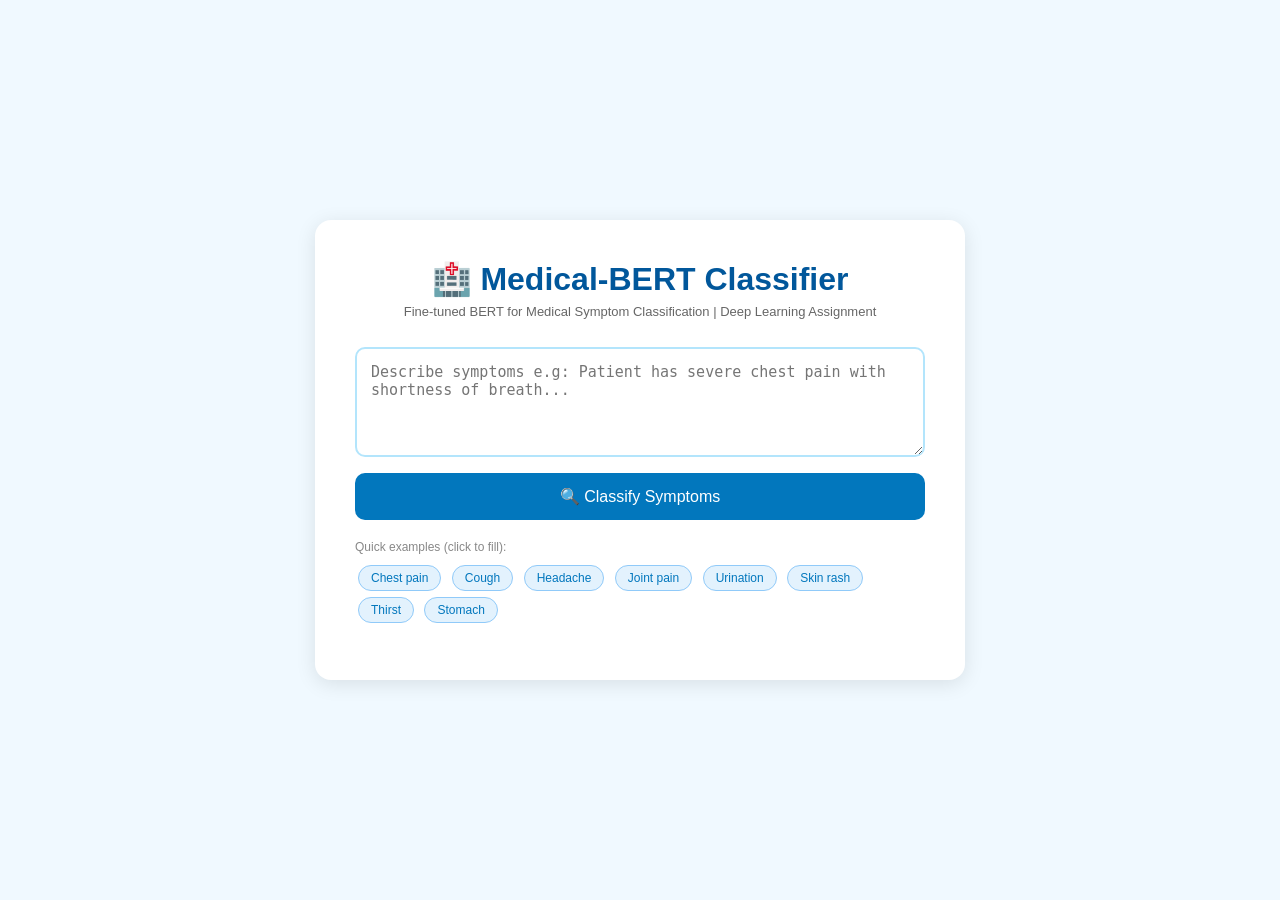
<file: medical-bert/templates/index.html>
<!DOCTYPE html>
<html lang="en">
<head>
    <meta charset="UTF-8">
    <title>Medical BERT Classifier</title>
    <style>
        * { box-sizing: border-box; margin: 0; padding: 0; }
        body { font-family: Arial, sans-serif; background: #f0f9ff; min-height: 100vh; display: flex; align-items: center; justify-content: center; }
        .container { background: white; padding: 40px; border-radius: 16px; box-shadow: 0 4px 20px rgba(0,0,0,0.1); width: 650px; }
        h1 { color: #01579b; text-align: center; margin-bottom: 6px; }
        p.sub { text-align: center; color: #666; margin-bottom: 28px; font-size: 13px; }
        textarea { width: 100%; height: 110px; padding: 14px; border: 2px solid #b3e5fc; border-radius: 10px; font-size: 15px; resize: vertical; outline: none; }
        textarea:focus { border-color: #0288d1; }
        button { width: 100%; padding: 14px; background: #0277bd; color: white; border: none; border-radius: 10px; font-size: 16px; cursor: pointer; margin-top: 12px; }
        button:hover { background: #01579b; }
        #status { text-align: center; font-weight: bold; margin-top: 14px; color: #388e3c; }
        #result-box { margin-top: 20px; display: none; }
        .top-result { background: #e1f5fe; border-left: 5px solid #0288d1; padding: 16px 20px; border-radius: 10px; margin-bottom: 16px; }
        .top-label { font-size: 24px; font-weight: bold; color: #01579b; text-transform: capitalize; }
        .top-conf { font-size: 14px; color: #555; margin-top: 4px; }
        .bar-container { margin-top: 16px; }
        .bar-label { font-size: 13px; color: #333; margin-bottom: 4px; text-transform: capitalize; display: flex; justify-content: space-between; }
        .bar-bg { background: #e0e0e0; border-radius: 6px; height: 14px; margin-bottom: 10px; }
        .bar-fill { height: 14px; border-radius: 6px; background: linear-gradient(90deg, #0288d1, #26c6da); transition: width 0.6s ease; }
        .examples { margin-top: 20px; }
        .examples p { font-size: 12px; color: #888; margin-bottom: 8px; }
        .chip { display: inline-block; background: #e3f2fd; color: #0277bd; border-radius: 20px; padding: 5px 12px; font-size: 12px; margin: 3px; cursor: pointer; border: 1px solid #90caf9; }
        .chip:hover { background: #bbdefb; }
    </style>
</head>
<body>
<div class="container">
    <h1>🏥 Medical-BERT Classifier</h1>
    <p class="sub">Fine-tuned BERT for Medical Symptom Classification | Deep Learning Assignment</p>

    <textarea id="symptomText" placeholder="Describe symptoms e.g: Patient has severe chest pain with shortness of breath..."></textarea>
    <button onclick="classify()">🔍 Classify Symptoms</button>

    <div class="examples">
        <p>Quick examples (click to fill):</p>
        <span class="chip" onclick="fill('Severe chest pain radiating to left arm')">Chest pain</span>
        <span class="chip" onclick="fill('Persistent cough with difficulty breathing')">Cough</span>
        <span class="chip" onclick="fill('Severe headache with nausea and light sensitivity')">Headache</span>
        <span class="chip" onclick="fill('Joint pain and morning stiffness in knees')">Joint pain</span>
        <span class="chip" onclick="fill('Frequent urination with burning sensation')">Urination</span>
        <span class="chip" onclick="fill('Skin rash with redness and itching')">Skin rash</span>
        <span class="chip" onclick="fill('Excessive thirst and sudden weight loss')">Thirst</span>
        <span class="chip" onclick="fill('Nausea vomiting and abdominal pain')">Stomach</span>
    </div>

    <div id="status"></div>

    <div id="result-box">
        <div class="top-result">
            <div class="top-label" id="top-label"></div>
            <div class="top-conf" id="top-conf"></div>
        </div>
        <div class="bar-container" id="bars"></div>
    </div>
</div>

<script>
    function fill(text) {
        document.getElementById('symptomText').value = text;
    }

    async function classify() {
        const text = document.getElementById('symptomText').value.trim();
        if (!text) { alert('Enter symptoms first!'); return; }

        document.getElementById('status').textContent = '⚙️ Analyzing...';
        document.getElementById('result-box').style.display = 'none';

        const res  = await fetch('/predict', {
            method: 'POST',
            headers: { 'Content-Type': 'application/json' },
            body: JSON.stringify({ text })
        });
        const data = await res.json();

        if (data.status === 'success') {
            document.getElementById('status').textContent = '✅ Done!';
            document.getElementById('top-label').textContent = '🏷 ' + data.label;
            document.getElementById('top-conf').textContent  = `Confidence: ${data.confidence}%`;

            // Draw bars
            const barsDiv = document.getElementById('bars');
            barsDiv.innerHTML = '<p style="font-size:13px;font-weight:bold;margin-bottom:10px;">All Category Scores:</p>';
            data.all_scores.forEach(s => {
                barsDiv.innerHTML += `
                    <div class="bar-label">
                        <span>${s.label}</span><span>${s.score}%</span>
                    </div>
                    <div class="bar-bg">
                        <div class="bar-fill" style="width:${s.score}%"></div>
                    </div>`;
            });

            document.getElementById('result-box').style.display = 'block';
        } else {
            document.getElementById('status').textContent = '❌ ' + data.error;
        }
    }
</script>
</body>
</html>
</file>
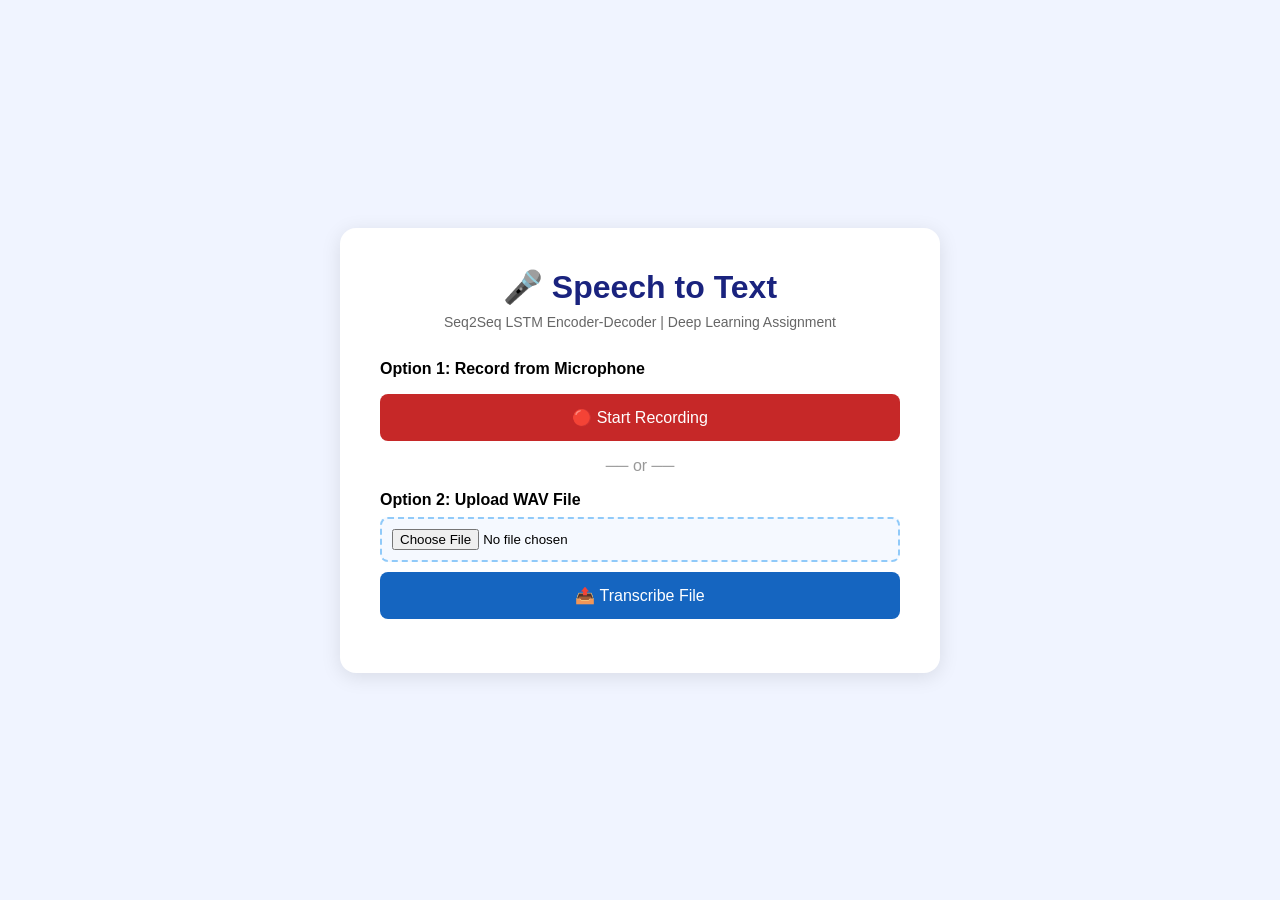
<file: seq2seq-speech/templates/index.html>
<!DOCTYPE html>
<html lang="en">
<head>
    <meta charset="UTF-8">
    <title>Speech to Text - Seq2Seq LSTM</title>
    <style>
        * { box-sizing: border-box; margin: 0; padding: 0; }
        body { font-family: Arial, sans-serif; background: #f0f4ff; min-height: 100vh; display: flex; align-items: center; justify-content: center; }
        .container { background: white; padding: 40px; border-radius: 16px; box-shadow: 0 4px 20px rgba(0,0,0,0.1); width: 600px; }
        h1 { color: #1a237e; text-align: center; margin-bottom: 8px; }
        p.sub { text-align: center; color: #666; margin-bottom: 30px; font-size: 14px; }
        .btn { width: 100%; padding: 14px; color: white; border: none; border-radius: 8px; font-size: 16px; cursor: pointer; margin-top: 8px; }
        .btn-red { background: #c62828; }
        .btn-red:hover { background: #b71c1c; }
        .btn-blue { background: #1565c0; }
        .btn-blue:hover { background: #0d47a1; }
        .recording { animation: pulse 1s infinite; }
        @keyframes pulse { 0%,100%{opacity:1} 50%{opacity:0.6} }
        #result-box { background: #f5f5f5; border-radius: 8px; padding: 20px; margin-top: 20px; border-left: 4px solid #1565c0; display:none; }
        #result-text { font-size: 22px; color: #1a237e; font-weight: bold; }
        #status { text-align: center; font-weight: bold; margin-top: 14px; color: #388e3c; }
        .divider { text-align: center; color: #999; margin: 16px 0; }
        input[type="file"] { width:100%; padding:10px; border:2px dashed #90caf9; border-radius:8px; background:#f5f9ff; }
        label { font-weight:bold; display:block; margin-bottom:8px; }
    </style>
</head>
<body>
<div class="container">
    <h1>🎤 Speech to Text</h1>
    <p class="sub">Seq2Seq LSTM Encoder-Decoder | Deep Learning Assignment</p>

    <label>Option 1: Record from Microphone</label>
    <button class="btn btn-red" id="recordBtn" onclick="toggleRecord()">🔴 Start Recording</button>
    <div id="recordStatus" style="text-align:center;color:#888;margin-top:6px;font-size:13px;"></div>

    <div class="divider">── or ──</div>

    <label>Option 2: Upload WAV File</label>
    <input type="file" id="audioFile" accept=".wav">
    <button class="btn btn-blue" onclick="uploadFile()" style="margin-top:10px;">📤 Transcribe File</button>

    <div id="status"></div>
    <div id="result-box">
        <p style="font-size:11px;color:#999;margin-bottom:6px;">TRANSCRIPTION:</p>
        <p id="result-text"></p>
    </div>
</div>

<script>
    let mediaRecorder, audioChunks = [], isRecording = false;
    let audioContext, processor, input, globalStream;

    async function toggleRecord() {
        const btn = document.getElementById('recordBtn');
        const recStatus = document.getElementById('recordStatus');

        if (!isRecording) {
            try {
                globalStream = await navigator.mediaDevices.getUserMedia({ audio: true });
                audioContext = new AudioContext({ sampleRate: 16000 });
                input = audioContext.createMediaStreamSource(globalStream);
                processor = audioContext.createScriptProcessor(4096, 1, 1);

                let recordedBuffers = [];
                processor.onaudioprocess = e => {
                    recordedBuffers.push(new Float32Array(e.inputBuffer.getChannelData(0)));
                };

                input.connect(processor);
                processor.connect(audioContext.destination);

                isRecording = true;
                btn.textContent = '⏹ Stop Recording';
                btn.classList.add('recording');
                recStatus.textContent = '🔴 Recording... speak now';

                // Store buffers reference globally
                window._recordedBuffers = recordedBuffers;

            } catch(e) {
                alert('Microphone access denied!');
            }
        } else {
            // Stop recording
            processor.disconnect();
            input.disconnect();
            globalStream.getTracks().forEach(t => t.stop());

            btn.textContent = '🔴 Start Recording';
            btn.classList.remove('recording');
            recStatus.textContent = 'Processing...';
            isRecording = false;

            // Convert to WAV and send
            const wavBlob = encodeWAV(window._recordedBuffers, audioContext.sampleRate);
            await sendAudio(wavBlob);
        }
    }

    function encodeWAV(buffers, sampleRate) {
        // Merge all buffers
        let length = buffers.reduce((a, b) => a + b.length, 0);
        let merged = new Float32Array(length);
        let offset = 0;
        for (let b of buffers) { merged.set(b, offset); offset += b.length; }

        // Convert float32 to int16
        let pcm = new Int16Array(merged.length);
        for (let i = 0; i < merged.length; i++) {
            pcm[i] = Math.max(-32768, Math.min(32767, merged[i] * 32768));
        }

        // Build WAV header
        let buffer = new ArrayBuffer(44 + pcm.byteLength);
        let view = new DataView(buffer);
        function writeStr(o, s) { for (let i=0;i<s.length;i++) view.setUint8(o+i, s.charCodeAt(i)); }

        writeStr(0, 'RIFF');
        view.setUint32(4, 36 + pcm.byteLength, true);
        writeStr(8, 'WAVE');
        writeStr(12, 'fmt ');
        view.setUint32(16, 16, true);
        view.setUint16(20, 1, true);       // PCM
        view.setUint16(22, 1, true);       // mono
        view.setUint32(24, sampleRate, true);
        view.setUint32(28, sampleRate * 2, true);
        view.setUint16(32, 2, true);
        view.setUint16(34, 16, true);
        writeStr(36, 'data');
        view.setUint32(40, pcm.byteLength, true);
        new Int16Array(buffer, 44).set(pcm);

        return new Blob([buffer], { type: 'audio/wav' });
    }

    async function uploadFile() {
        const file = document.getElementById('audioFile').files[0];
        if (!file) { alert('Select a WAV file!'); return; }
        await sendAudio(file);
    }

    async function sendAudio(blob) {
        document.getElementById('status').textContent = '⚙️ Transcribing...';
        document.getElementById('result-box').style.display = 'none';
        document.getElementById('recordStatus').textContent = '';

        const form = new FormData();
        form.append('audio', blob, 'audio.wav');

        try {
            const res = await fetch('/transcribe', { method: 'POST', body: form });
            const data = await res.json();

            if (data.status === 'success') {
                document.getElementById('status').textContent = '✅ Done!';
                document.getElementById('result-text').textContent = data.text;
                document.getElementById('result-box').style.display = 'block';
            } else {
                document.getElementById('status').textContent = '❌ ' + data.error;
            }
        } catch(err) {
            document.getElementById('status').textContent = '❌ Failed: ' + err.message;
        }
    }
</script>
</body>
</html>
</file>
